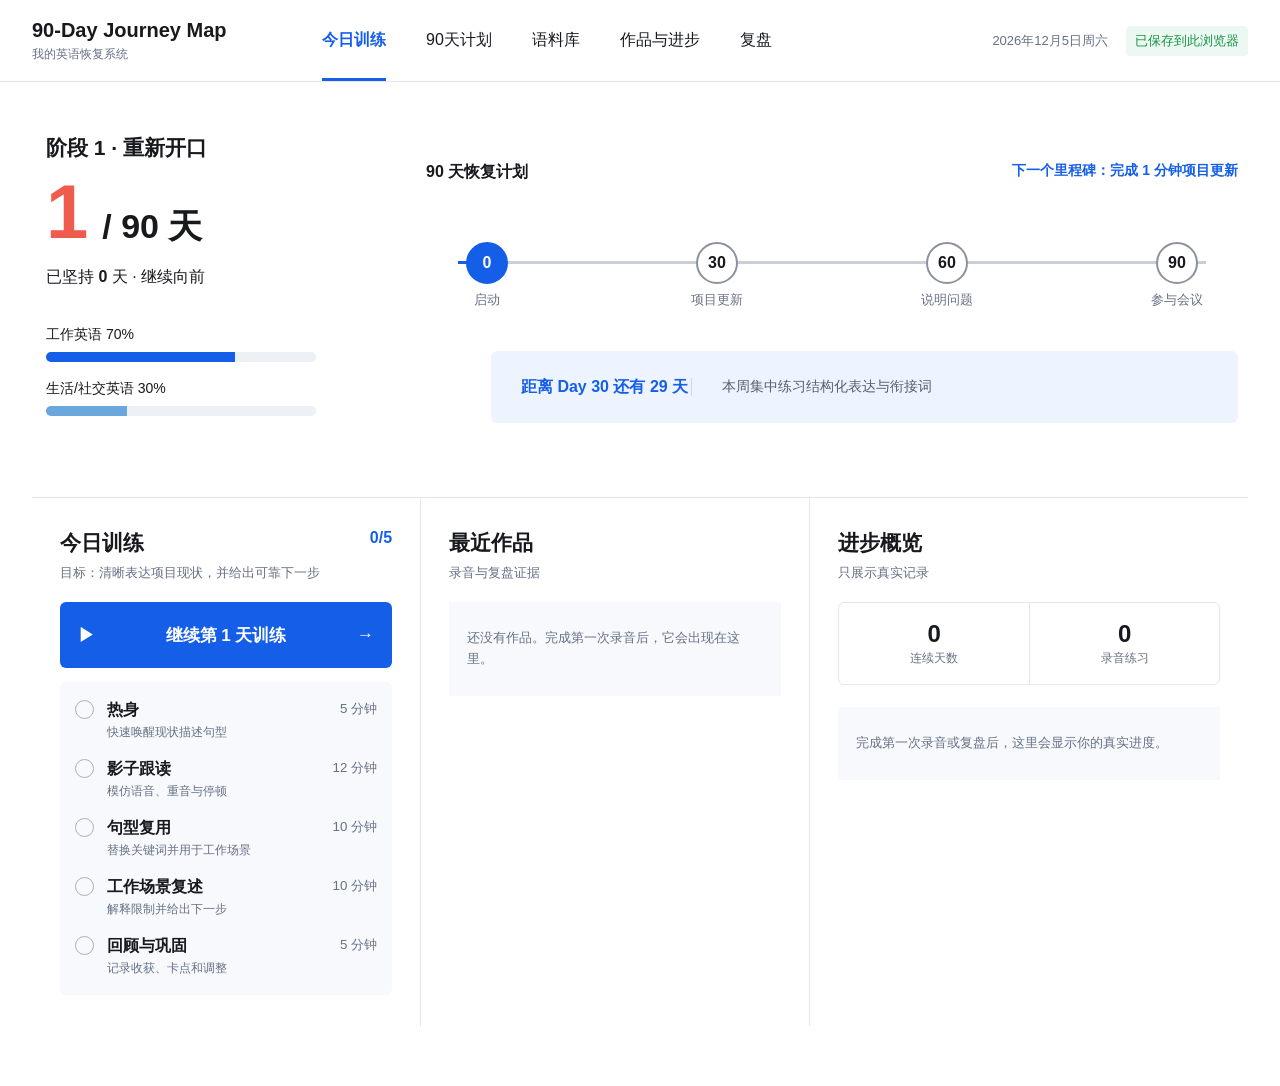
<file: index.html>
<!doctype html>
<html lang="zh-CN">
<head>
  <meta charset="UTF-8">
  <meta name="viewport" content="width=device-width, initial-scale=1">
  <meta name="theme-color" content="#ffffff">
  <title>90-Day English Recovery</title>
  <meta name="description" content="个人 90 天英语恢复训练系统">
  <link rel="stylesheet" href="./styles.css">
</head>
<body>
  <header class="topbar">
    <button id="menu-button" class="icon-button mobile-only" aria-label="打开导航" aria-expanded="false">
      <span aria-hidden="true">☰</span>
    </button>
    <button class="brand" data-view="today">
      <strong>90-Day Journey Map</strong>
      <span>我的英语恢复系统</span>
    </button>
    <nav id="main-nav" aria-label="主要导航">
      <button data-view="today">今日训练</button>
      <button data-view="plan">90天计划</button>
      <button data-view="library">语料库</button>
      <button data-view="evidence">作品与进步</button>
      <button data-view="review">复盘</button>
    </nav>
    <div class="top-meta">
      <span id="today-date"></span>
      <span class="save-state">已保存到此浏览器</span>
    </div>
  </header>

  <main id="app" tabindex="-1"></main>

  <template id="today-template">
    <div class="page">
      <section class="journey-hero">
        <div class="day-summary">
          <p class="eyebrow">阶段 1 · 重新开口</p>
          <div class="day-number"><strong data-bind="day"></strong><span>/ 90 天</span></div>
          <p>已坚持 <b data-bind="streak"></b> 天 · 继续向前</p>
          <div class="ratio-row"><span>工作英语 70%</span><i><b style="width:70%"></b></i></div>
          <div class="ratio-row social"><span>生活/社交英语 30%</span><i><b style="width:30%"></b></i></div>
        </div>
        <div class="journey-track">
          <div class="track-title"><strong>90 天恢复计划</strong><span>下一个里程碑：完成 1 分钟项目更新</span></div>
          <div class="progress-line"><i data-bind-width="progress"></i></div>
          <div class="milestones">
            <span><b>0</b><small>启动</small></span>
            <span><b>30</b><small>项目更新</small></span>
            <span><b>60</b><small>说明问题</small></span>
            <span><b>90</b><small>参与会议</small></span>
          </div>
          <div class="milestone-note"><strong data-bind="remaining"></strong><span>本周集中练习结构化表达与衔接词</span></div>
        </div>
      </section>
      <section class="dashboard-grid">
        <div>
          <div class="section-heading"><div><h2>今日训练</h2><p>目标：清晰表达项目现状，并给出可靠下一步</p></div><strong data-bind="task-count"></strong></div>
          <button class="primary-action" data-action="studio">▶ <span data-bind="start-copy"></span><span>→</span></button>
          <div id="task-list" class="task-list"></div>
          <button id="complete-day" class="complete-day" hidden>完成今天</button>
        </div>
        <div>
          <div class="section-heading"><div><h2>最近作品</h2><p>录音与复盘证据</p></div></div>
          <div id="home-evidence" class="evidence-list"></div>
        </div>
        <div>
          <div class="section-heading"><div><h2>进步概览</h2><p>只展示真实记录</p></div></div>
          <div class="mini-stats"><div><strong data-bind="streak"></strong><span>连续天数</span></div><div><strong data-bind="recordings"></strong><span>录音练习</span></div></div>
          <div id="home-progress"></div>
        </div>
      </section>
    </div>
  </template>

  <script src="./app.js" defer></script>
</body>
</html>
</file>
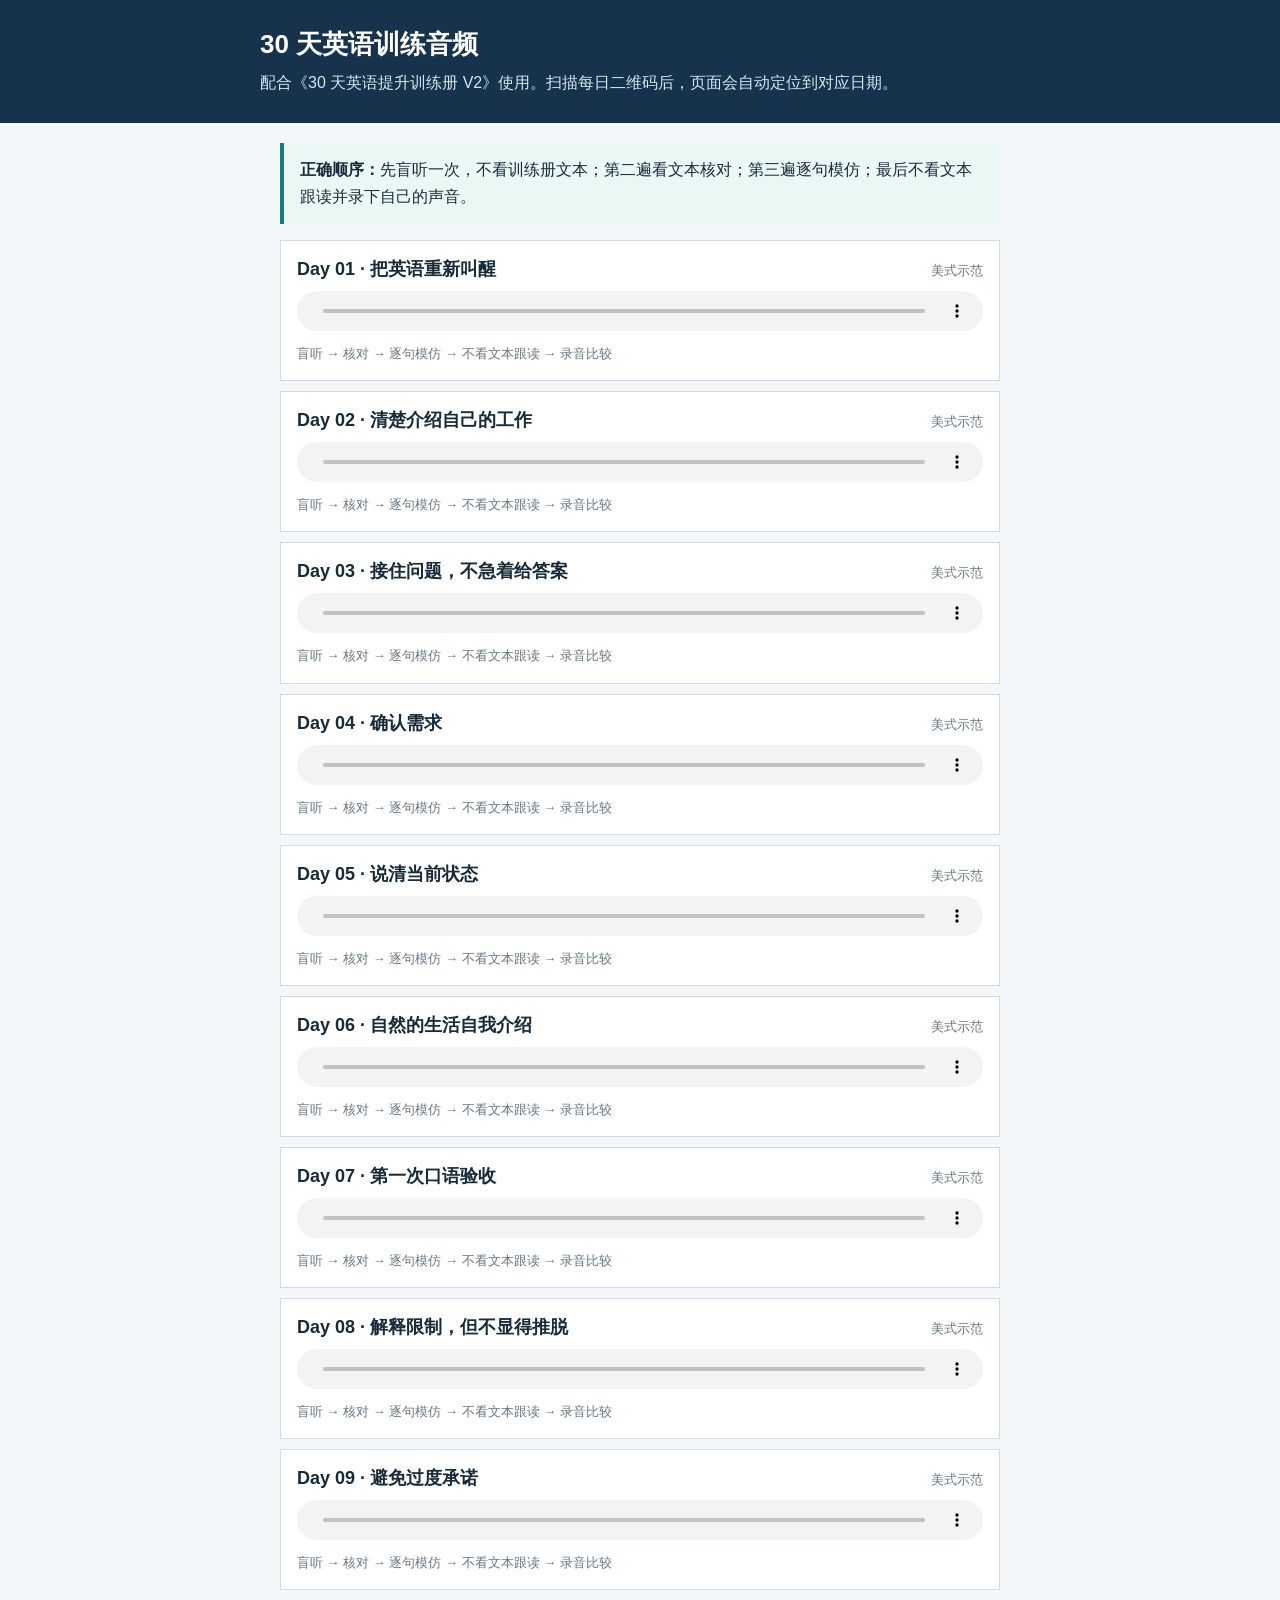
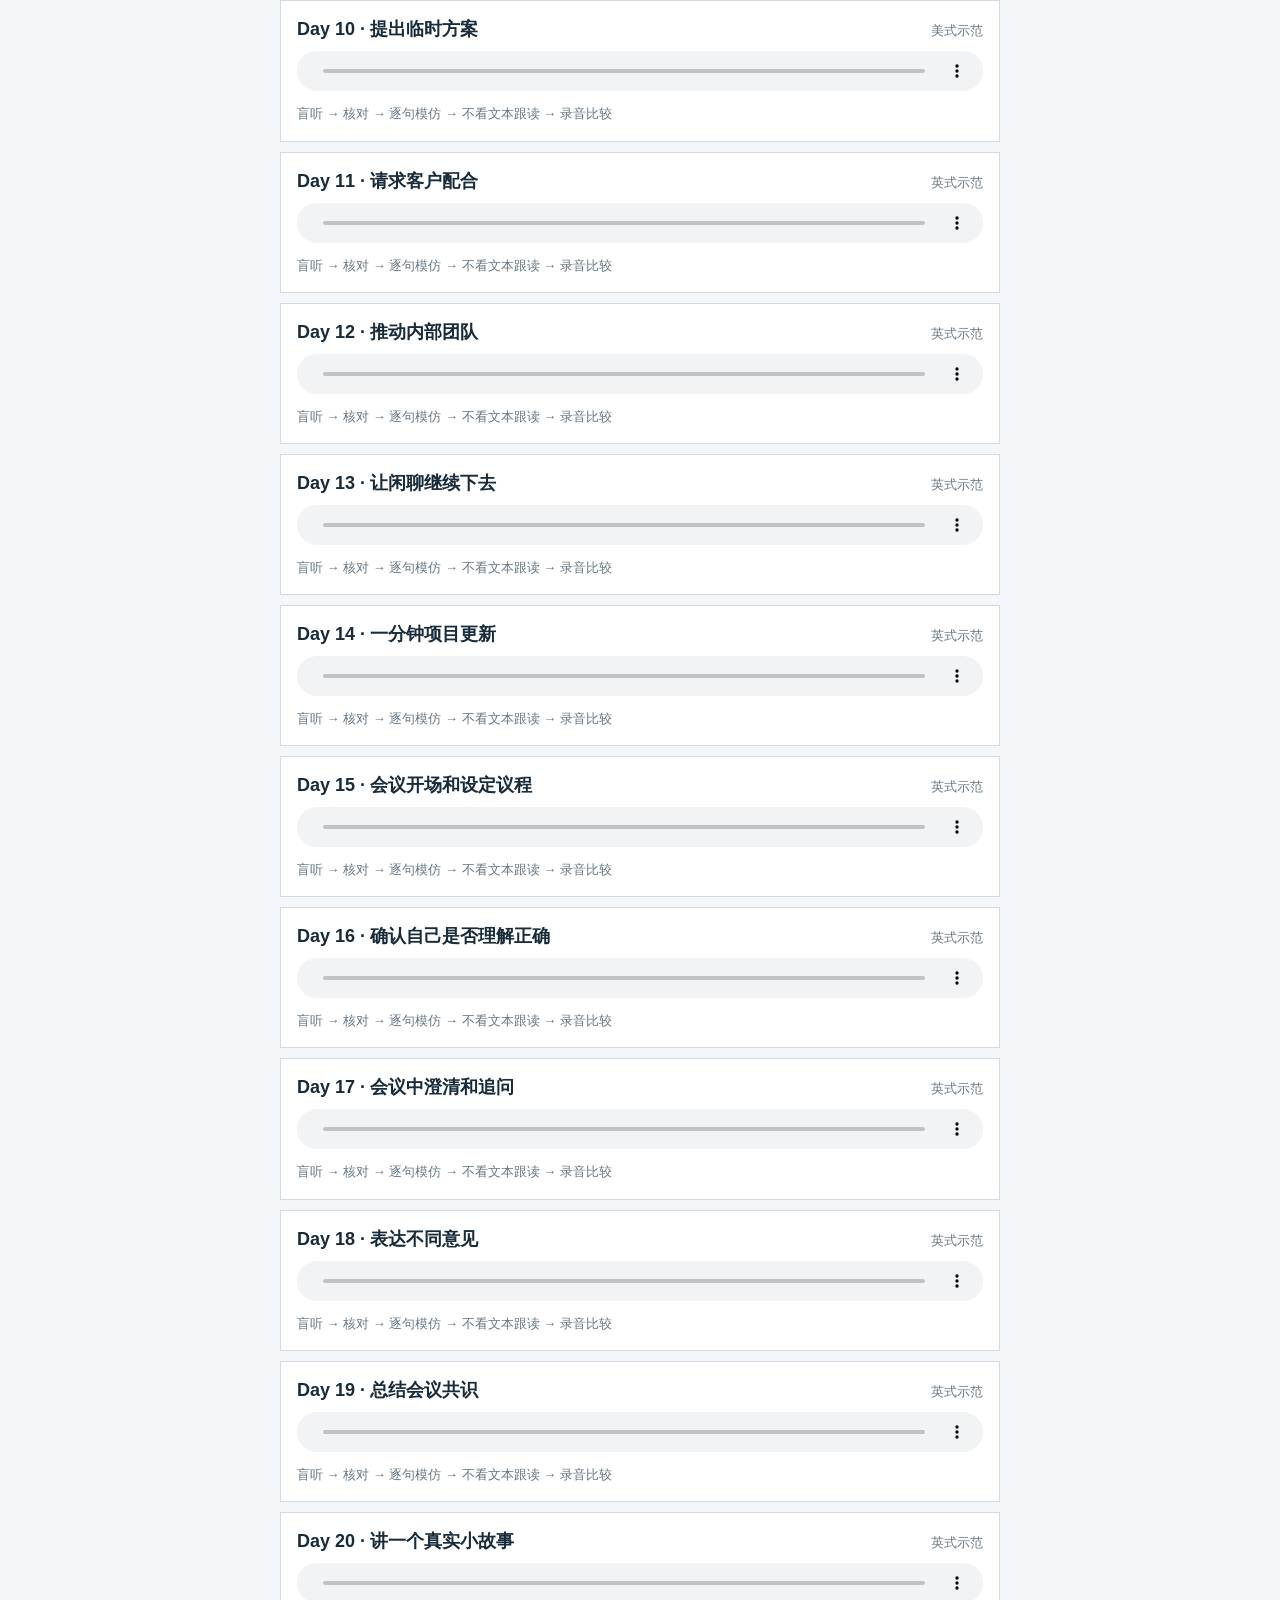
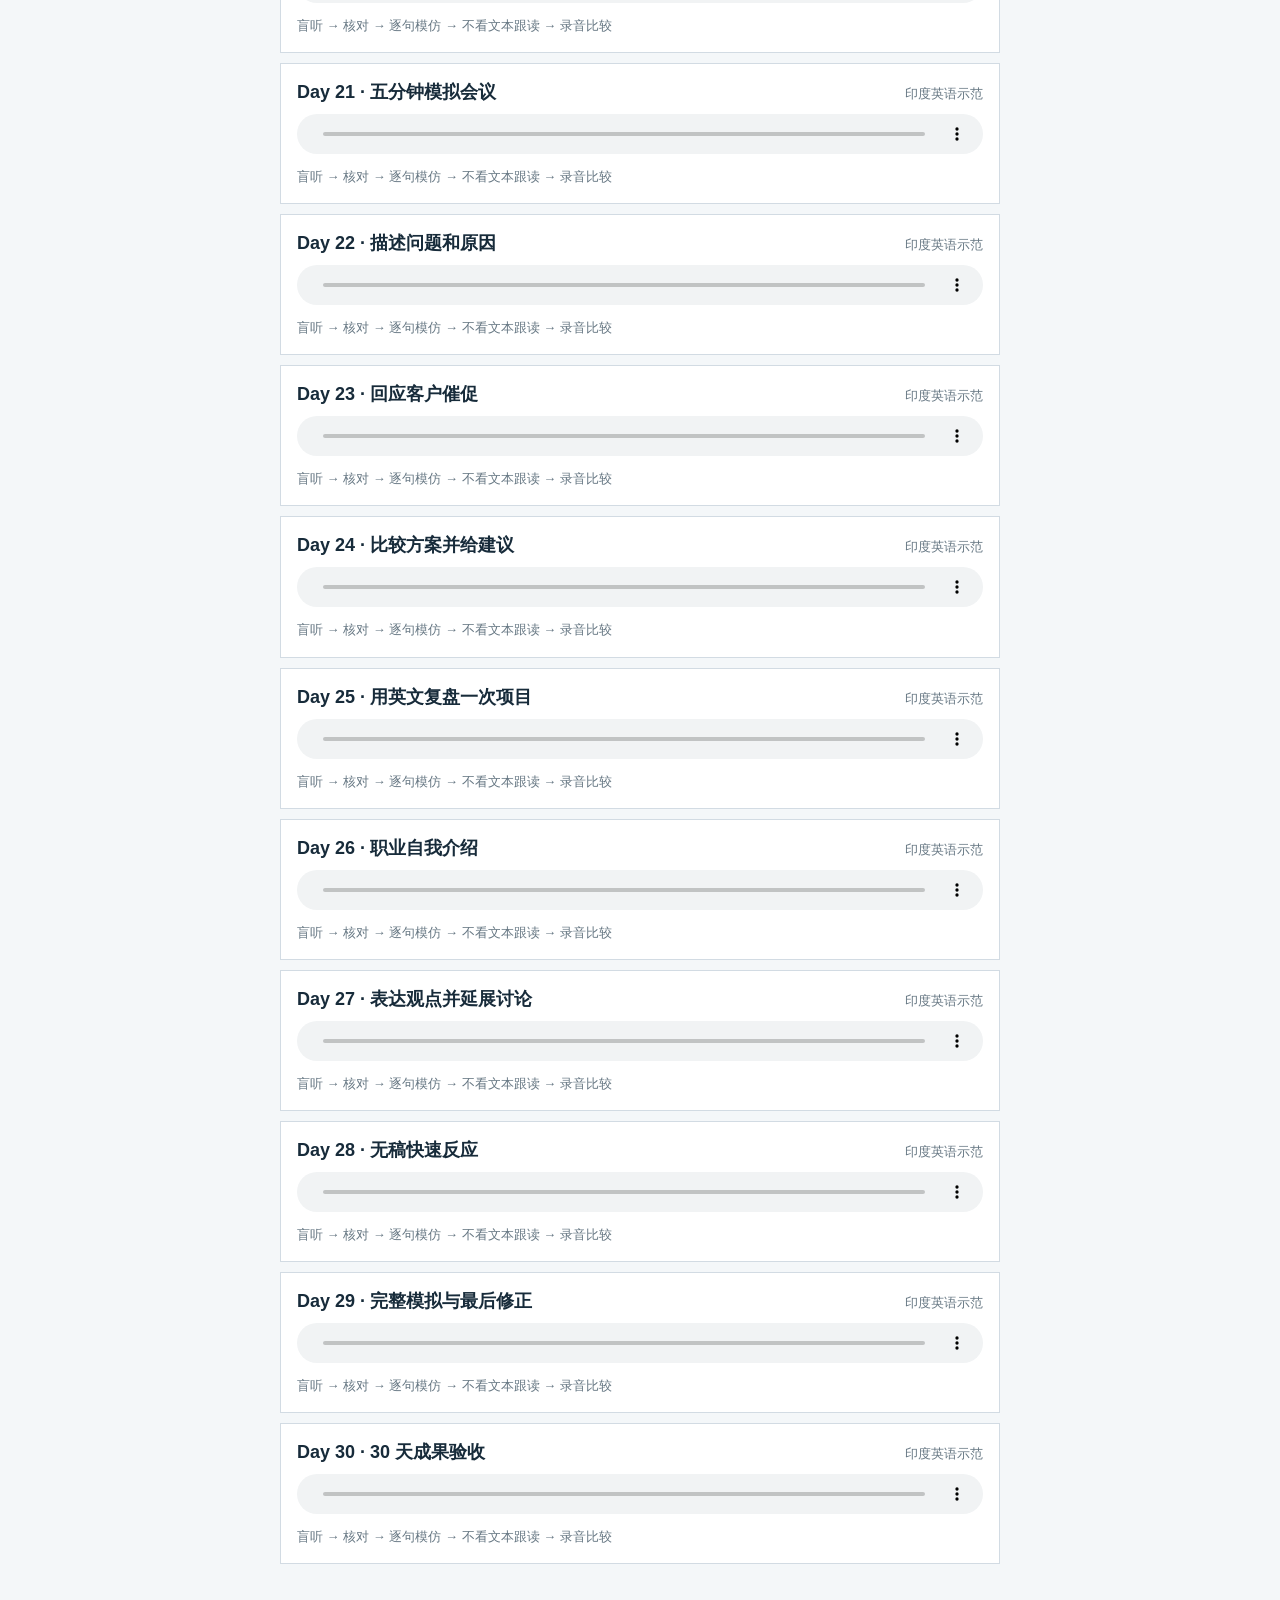
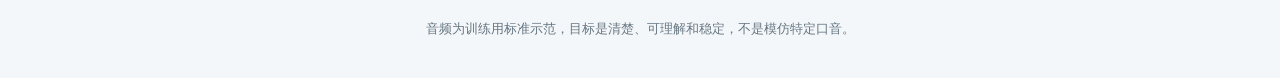
<file: audio.html>
<!doctype html>
<html lang="zh-CN">
<head>
  <meta charset="utf-8">
  <meta name="viewport" content="width=device-width, initial-scale=1">
  <title>30 天英语训练音频</title>
  <style>
    :root {
      color-scheme: light;
      --ink: #172b3a;
      --muted: #667783;
      --navy: #17324d;
      --teal: #167d78;
      --line: #d2dbe3;
      --soft: #f4f7f9;
      --paper: #ffffff;
    }
    * { box-sizing: border-box; }
    body {
      margin: 0;
      background: var(--soft);
      color: var(--ink);
      font-family: Arial, "PingFang SC", "Microsoft YaHei", sans-serif;
      letter-spacing: 0;
    }
    header {
      background: var(--navy);
      color: white;
      padding: 28px 20px;
    }
    header div, main { width: min(760px, 100%); margin: 0 auto; }
    h1 { margin: 0; font-size: 26px; line-height: 1.3; }
    header p { margin: 8px 0 0; color: #d7e5f0; line-height: 1.6; }
    main { padding: 20px; }
    .notice {
      background: #eaf7f5;
      border-left: 4px solid var(--teal);
      padding: 14px 16px;
      line-height: 1.65;
      margin-bottom: 16px;
    }
    .day {
      background: var(--paper);
      border: 1px solid var(--line);
      margin: 10px 0;
      padding: 16px;
      scroll-margin-top: 12px;
    }
    .day:target { border: 2px solid var(--teal); }
    .top {
      display: flex;
      align-items: baseline;
      justify-content: space-between;
      gap: 16px;
      margin-bottom: 10px;
    }
    h2 { margin: 0; font-size: 18px; }
    .accent { color: var(--muted); font-size: 13px; white-space: nowrap; }
    audio { width: 100%; height: 40px; }
    .steps { color: var(--muted); font-size: 13px; margin-top: 9px; line-height: 1.55; }
    footer { color: var(--muted); text-align: center; padding: 26px 20px 40px; font-size: 13px; }
  </style>
</head>
<body>
  <header>
    <div>
      <h1>30 天英语训练音频</h1>
      <p>配合《30 天英语提升训练册 V2》使用。扫描每日二维码后，页面会自动定位到对应日期。</p>
    </div>
  </header>
  <main>
    <div class="notice">
      <strong>正确顺序：</strong>先盲听一次，不看训练册文本；第二遍看文本核对；第三遍逐句模仿；最后不看文本跟读并录下自己的声音。
    </div>
    <div id="days"></div>
  </main>
  <footer>音频为训练用标准示范，目标是清楚、可理解和稳定，不是模仿特定口音。</footer>
  <script>
    const titles = [
      "把英语重新叫醒", "清楚介绍自己的工作", "接住问题，不急着给答案", "确认需求", "说清当前状态",
      "自然的生活自我介绍", "第一次口语验收", "解释限制，但不显得推脱", "避免过度承诺", "提出临时方案",
      "请求客户配合", "推动内部团队", "让闲聊继续下去", "一分钟项目更新", "会议开场和设定议程",
      "确认自己是否理解正确", "会议中澄清和追问", "表达不同意见", "总结会议共识", "讲一个真实小故事",
      "五分钟模拟会议", "描述问题和原因", "回应客户催促", "比较方案并给建议", "用英文复盘一次项目",
      "职业自我介绍", "表达观点并延展讨论", "无稿快速反应", "完整模拟与最后修正", "30 天成果验收"
    ];
    const accents = Array.from({length: 30}, (_, i) =>
      i < 10 ? "美式示范" : i < 20 ? "英式示范" : "印度英语示范"
    );
    const container = document.querySelector("#days");
    titles.forEach((title, index) => {
      const day = String(index + 1).padStart(2, "0");
      const section = document.createElement("section");
      section.className = "day";
      section.id = `day-${day}`;
      section.innerHTML = `
        <div class="top">
          <h2>Day ${day} · ${title}</h2>
          <span class="accent">${accents[index]}</span>
        </div>
        <audio controls preload="metadata" src="audio/day-${day}.m4a">
          你的浏览器不支持音频播放。
        </audio>
        <div class="steps">盲听 → 核对 → 逐句模仿 → 不看文本跟读 → 录音比较</div>
      `;
      container.appendChild(section);
    });
  </script>
</body>
</html>
</file>
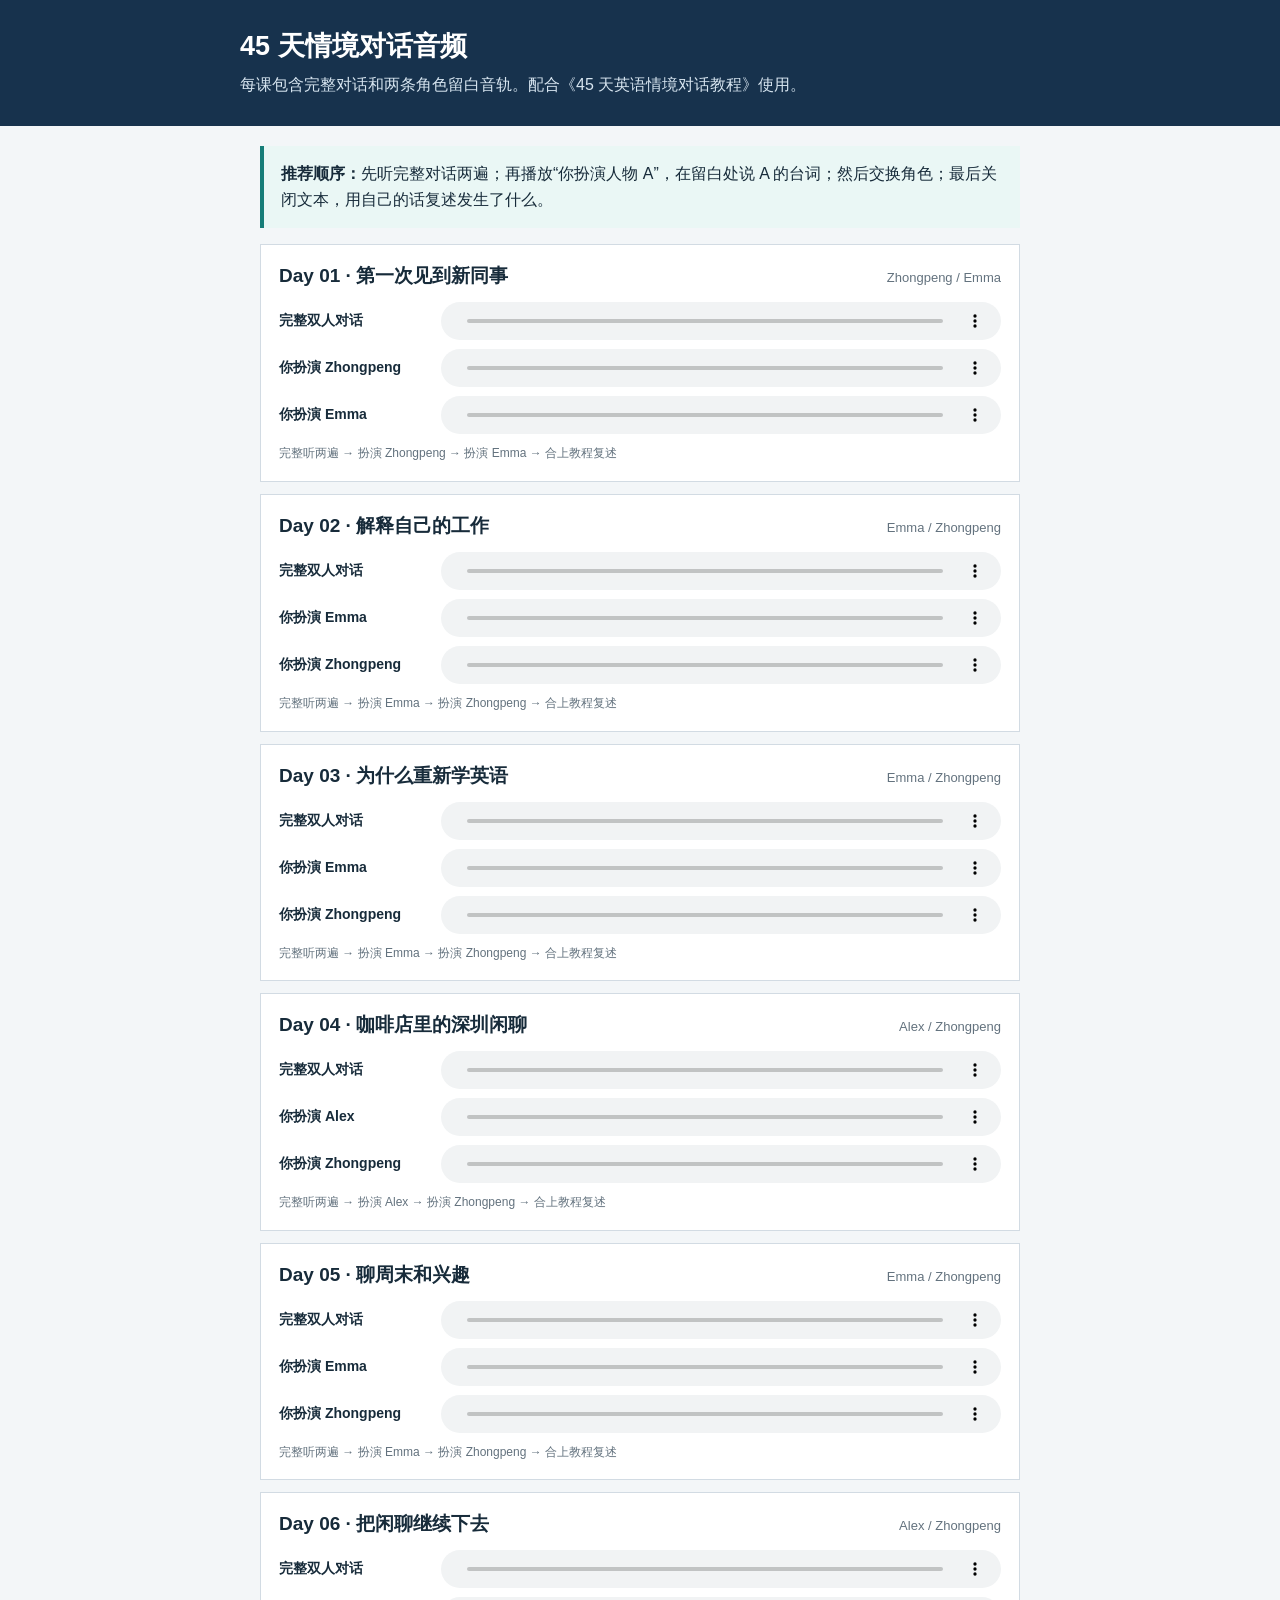
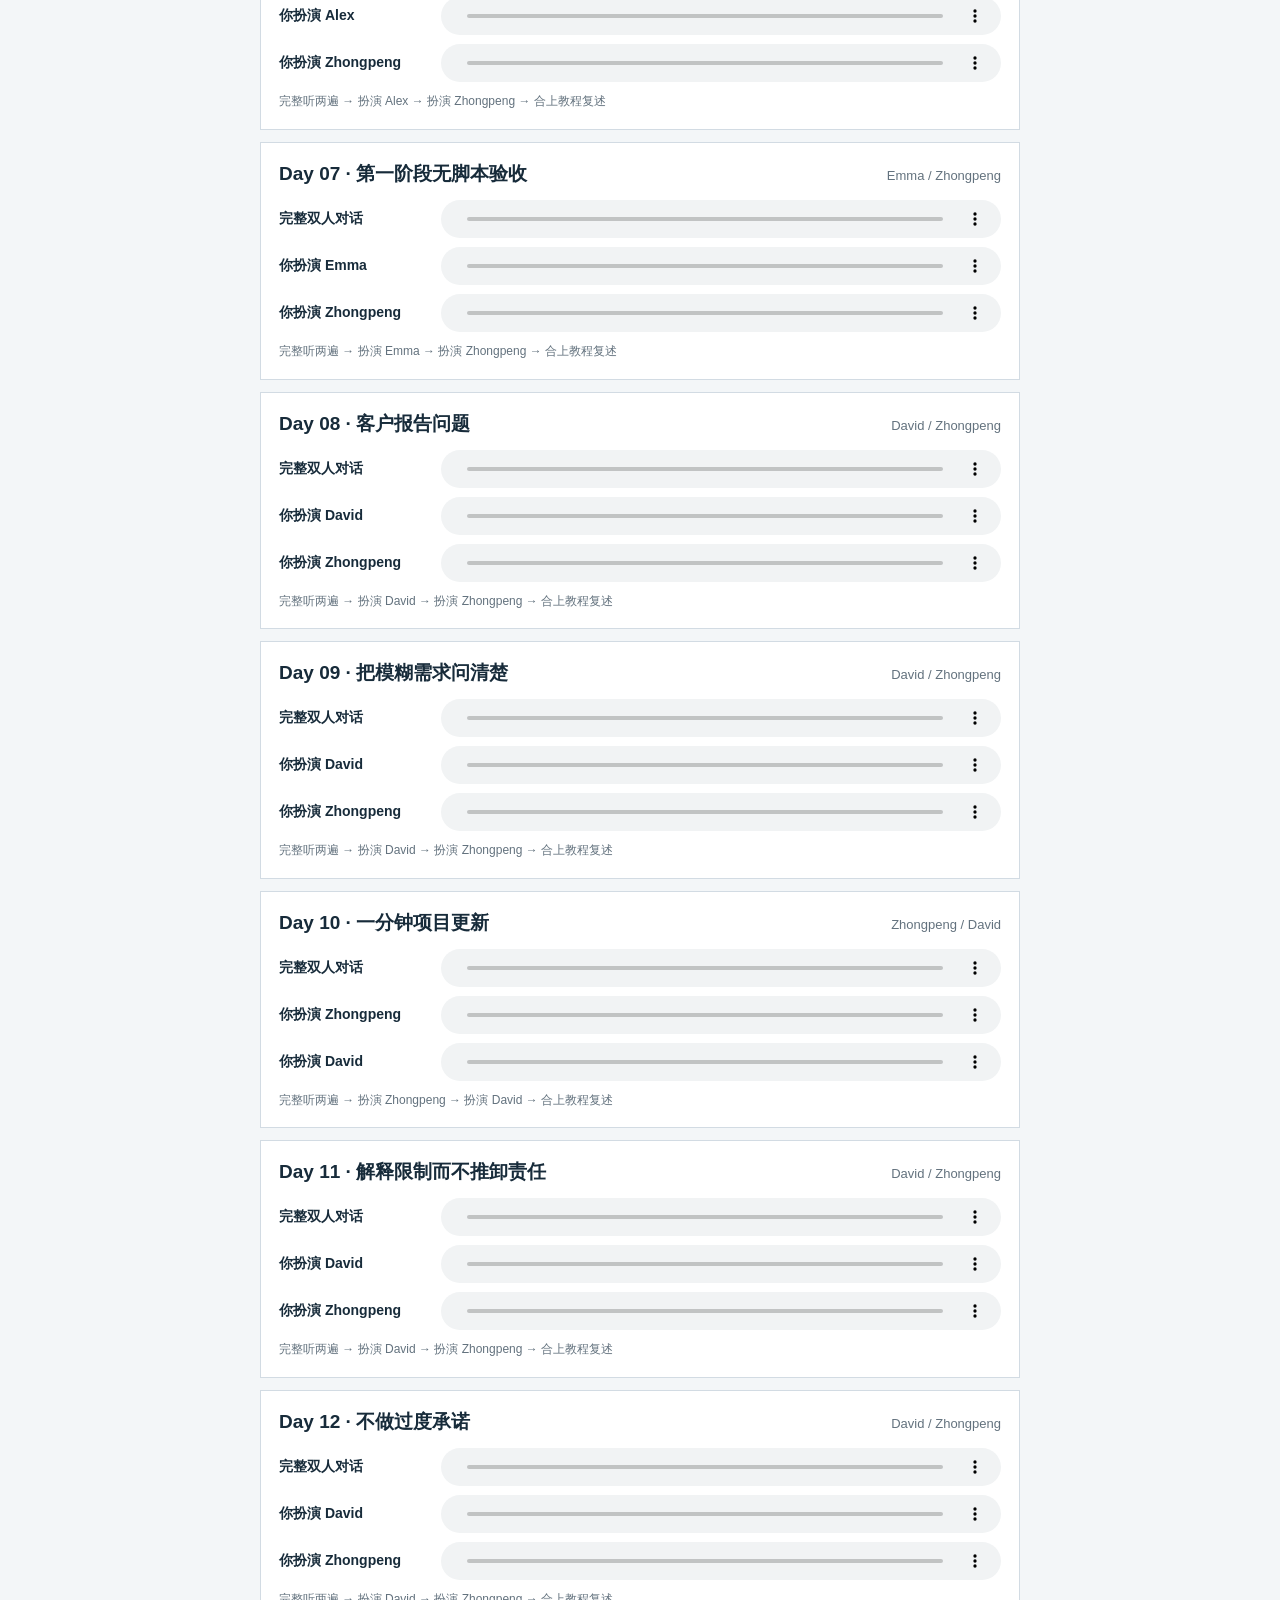
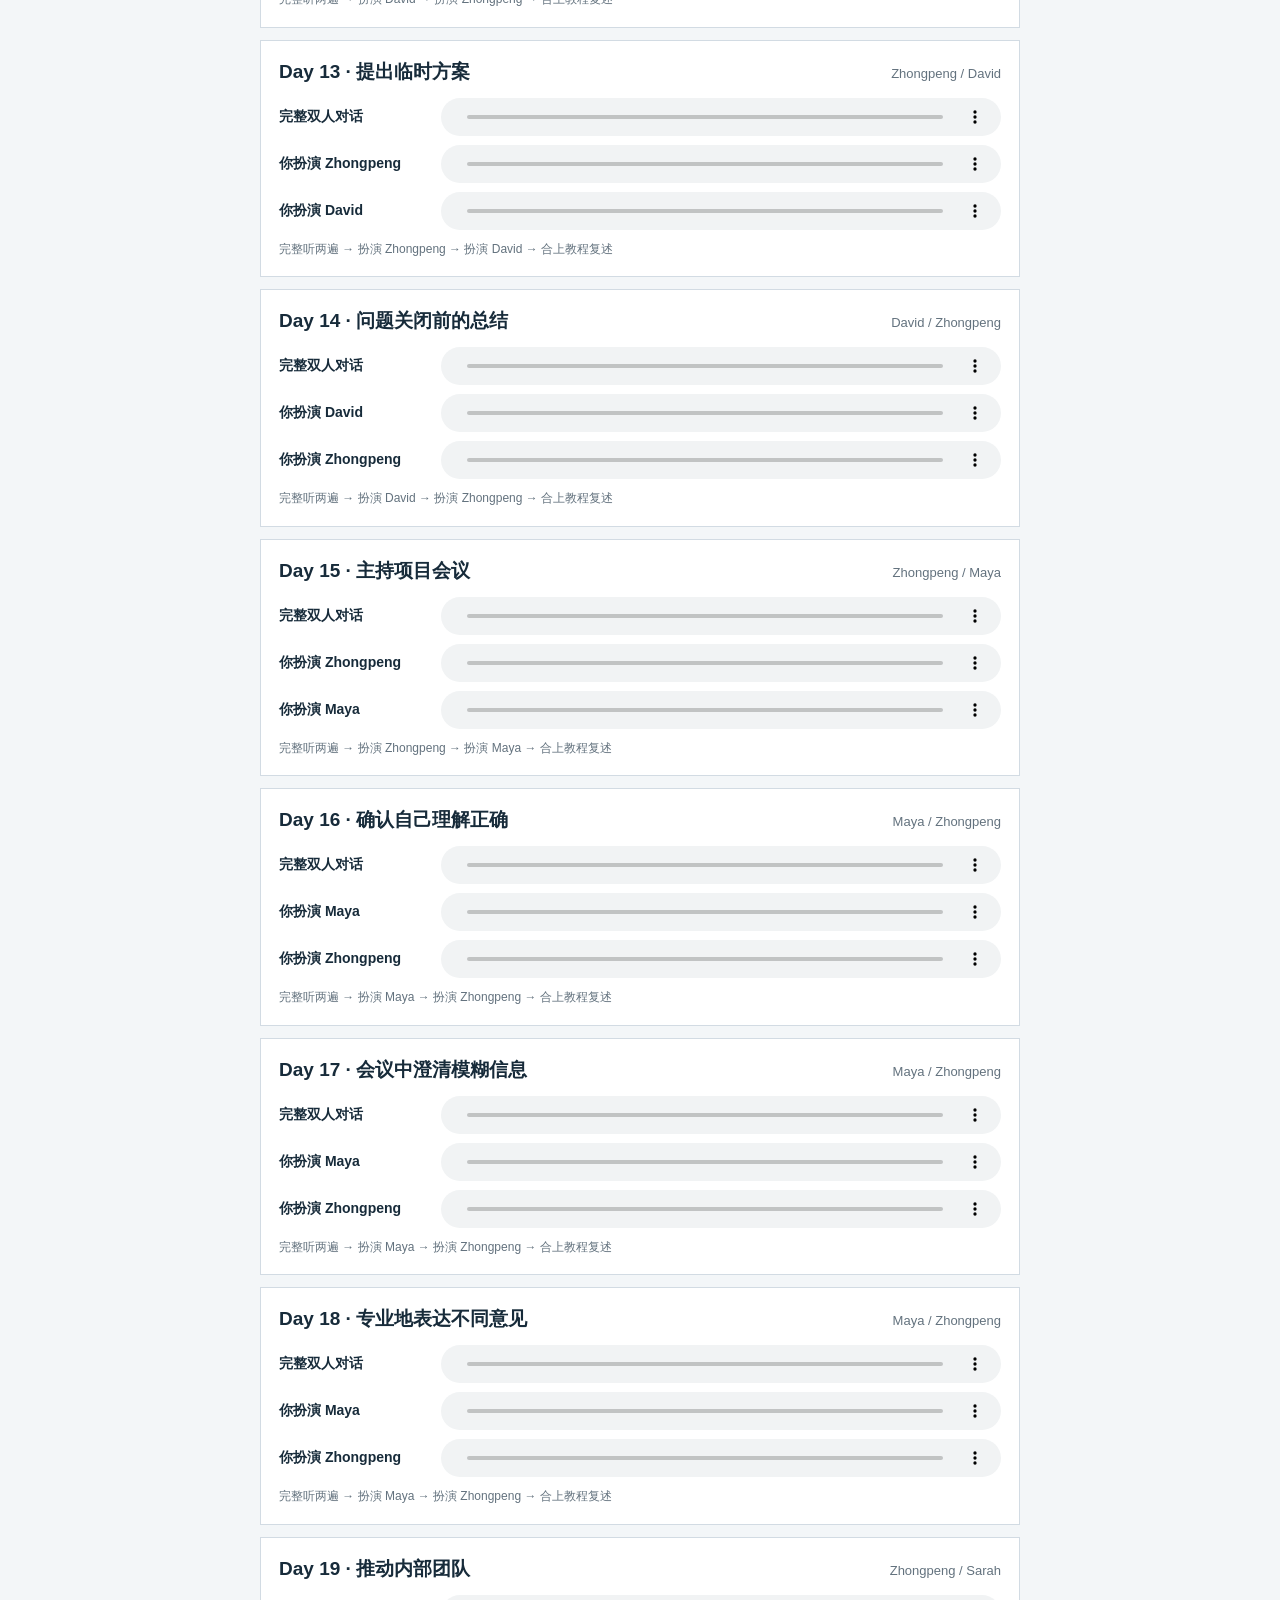
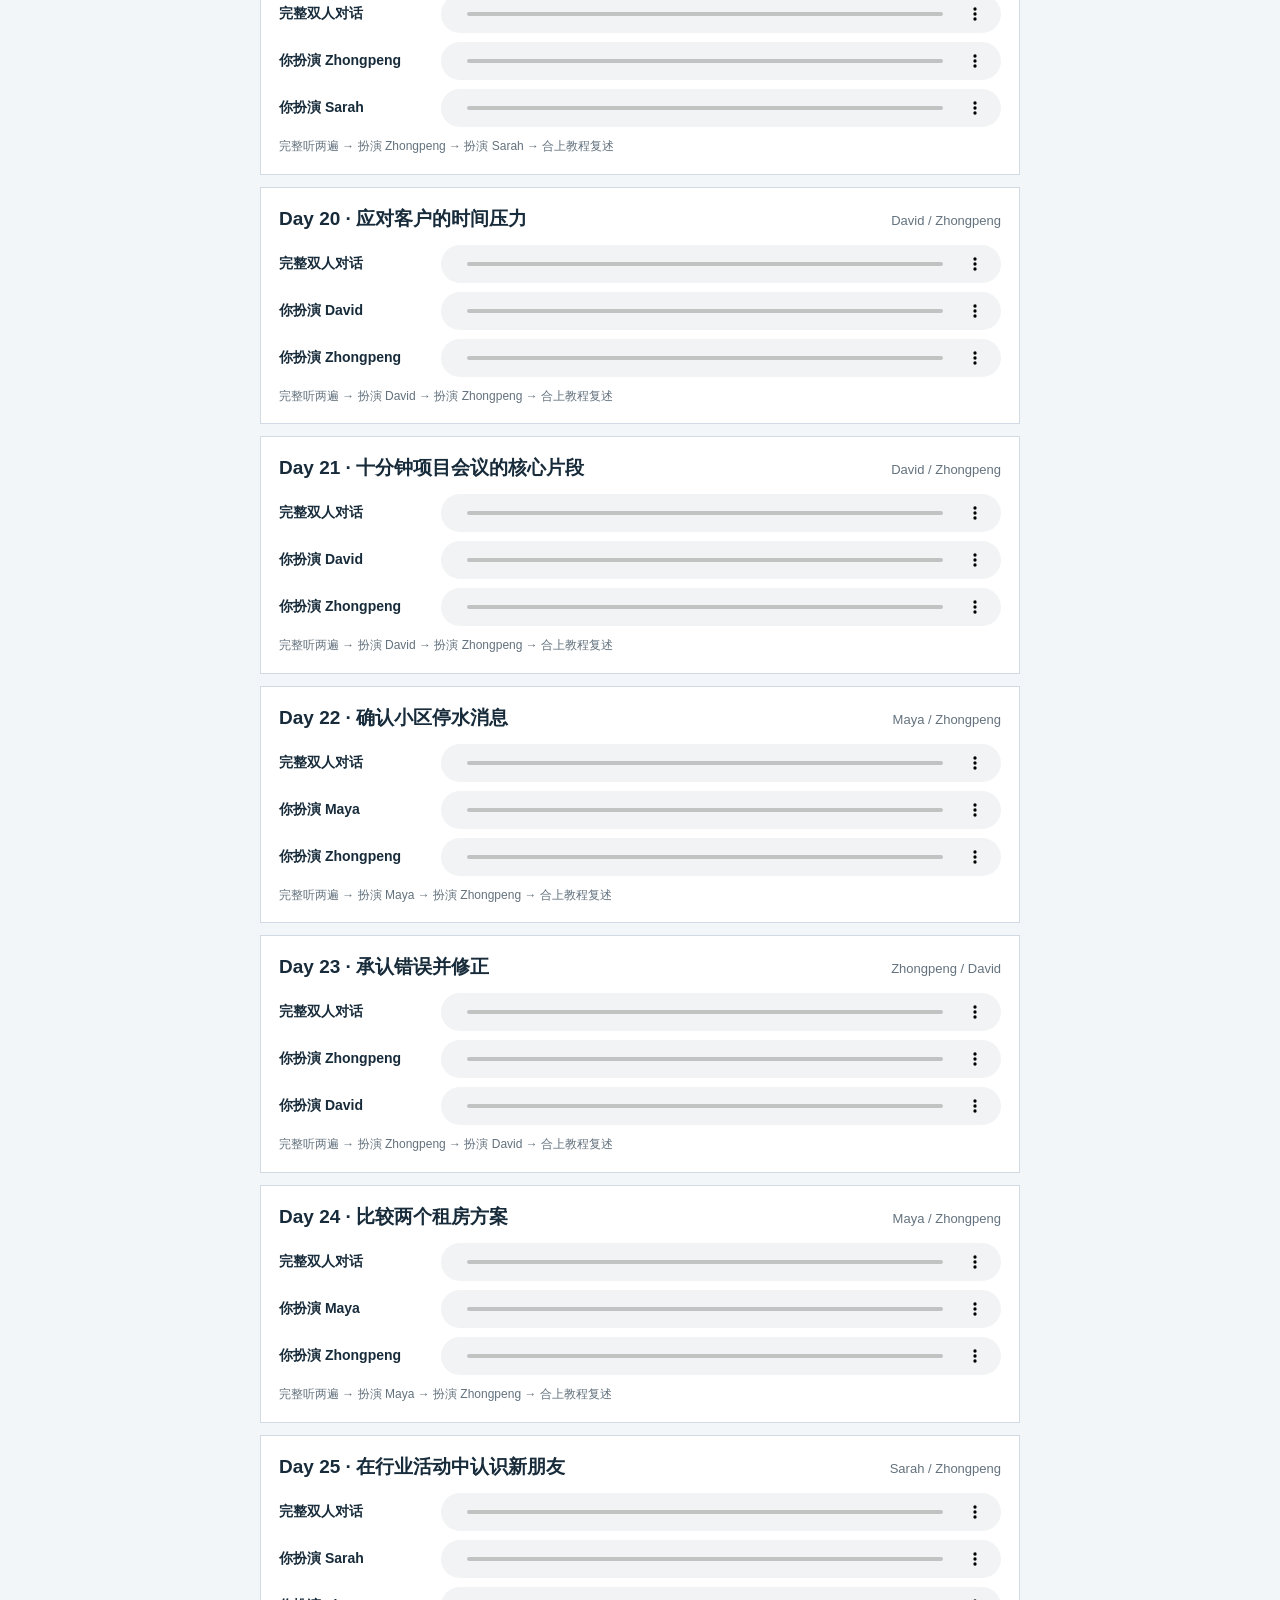
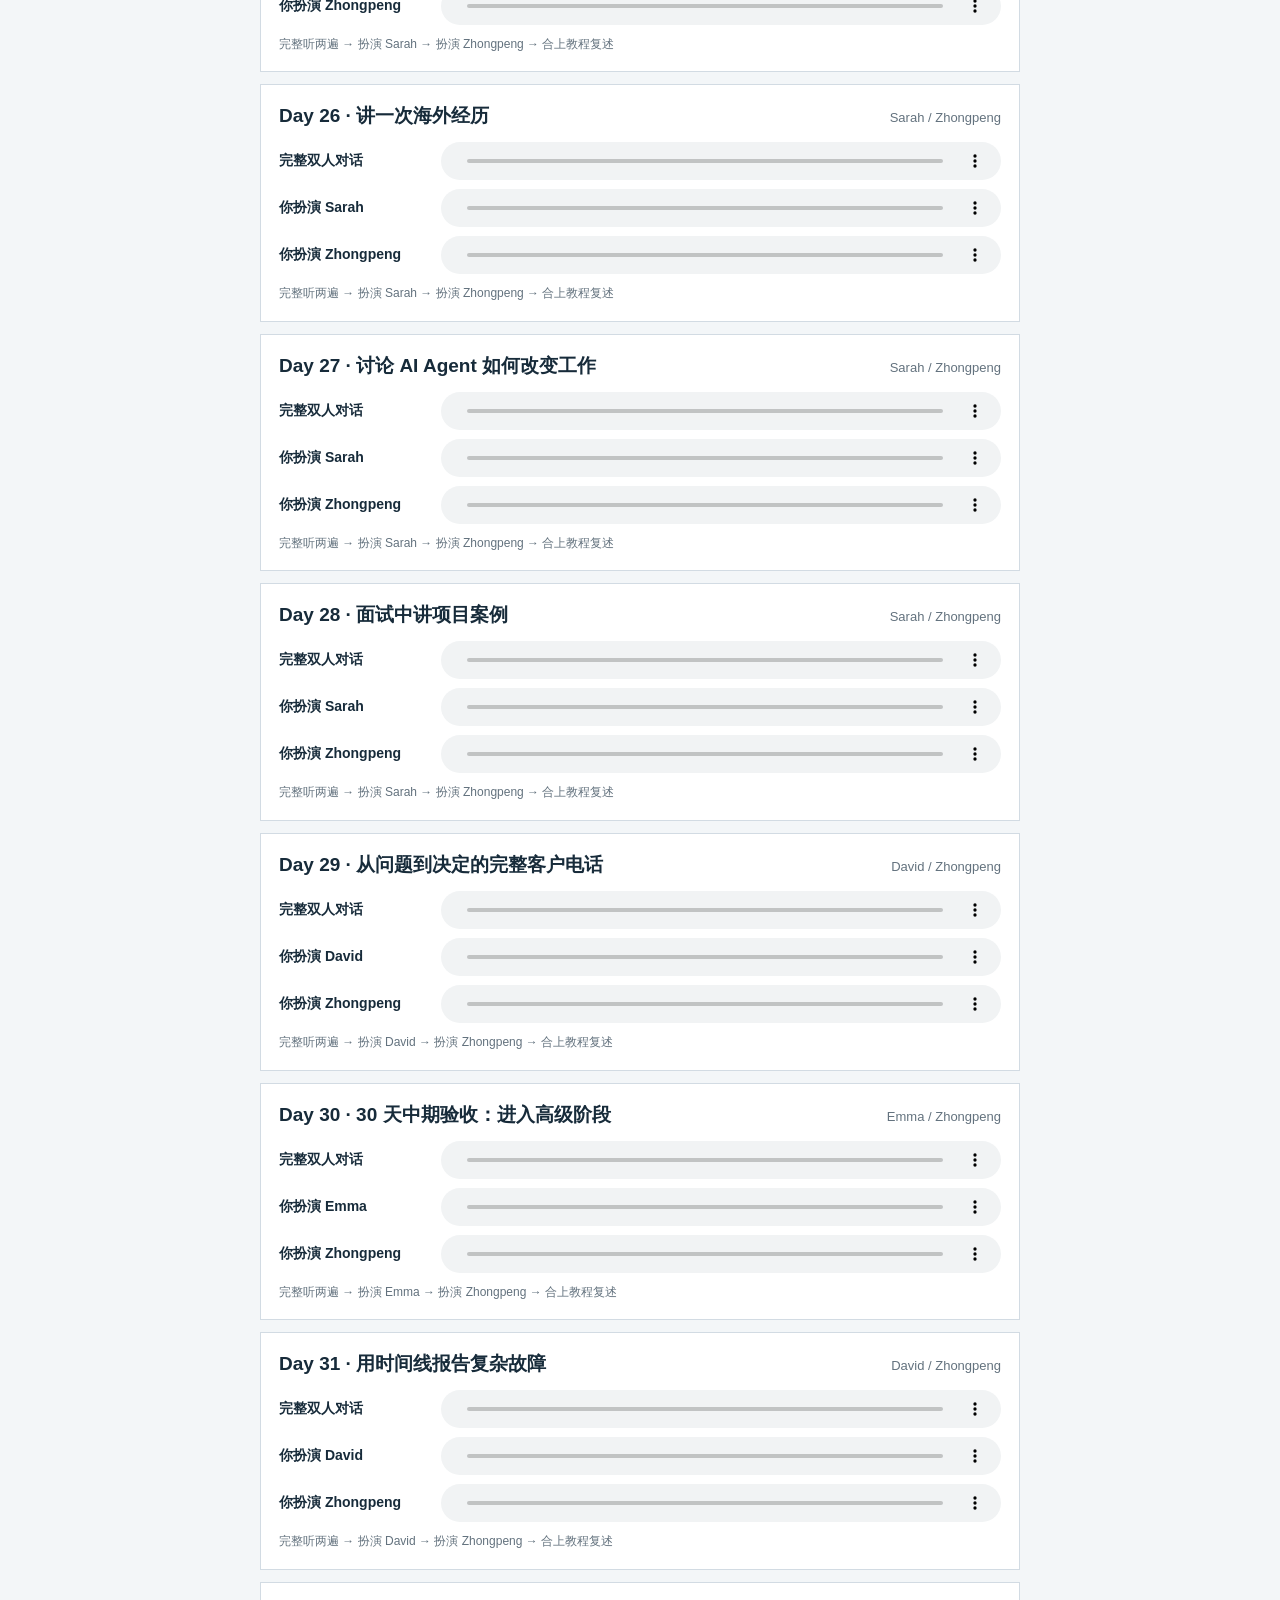
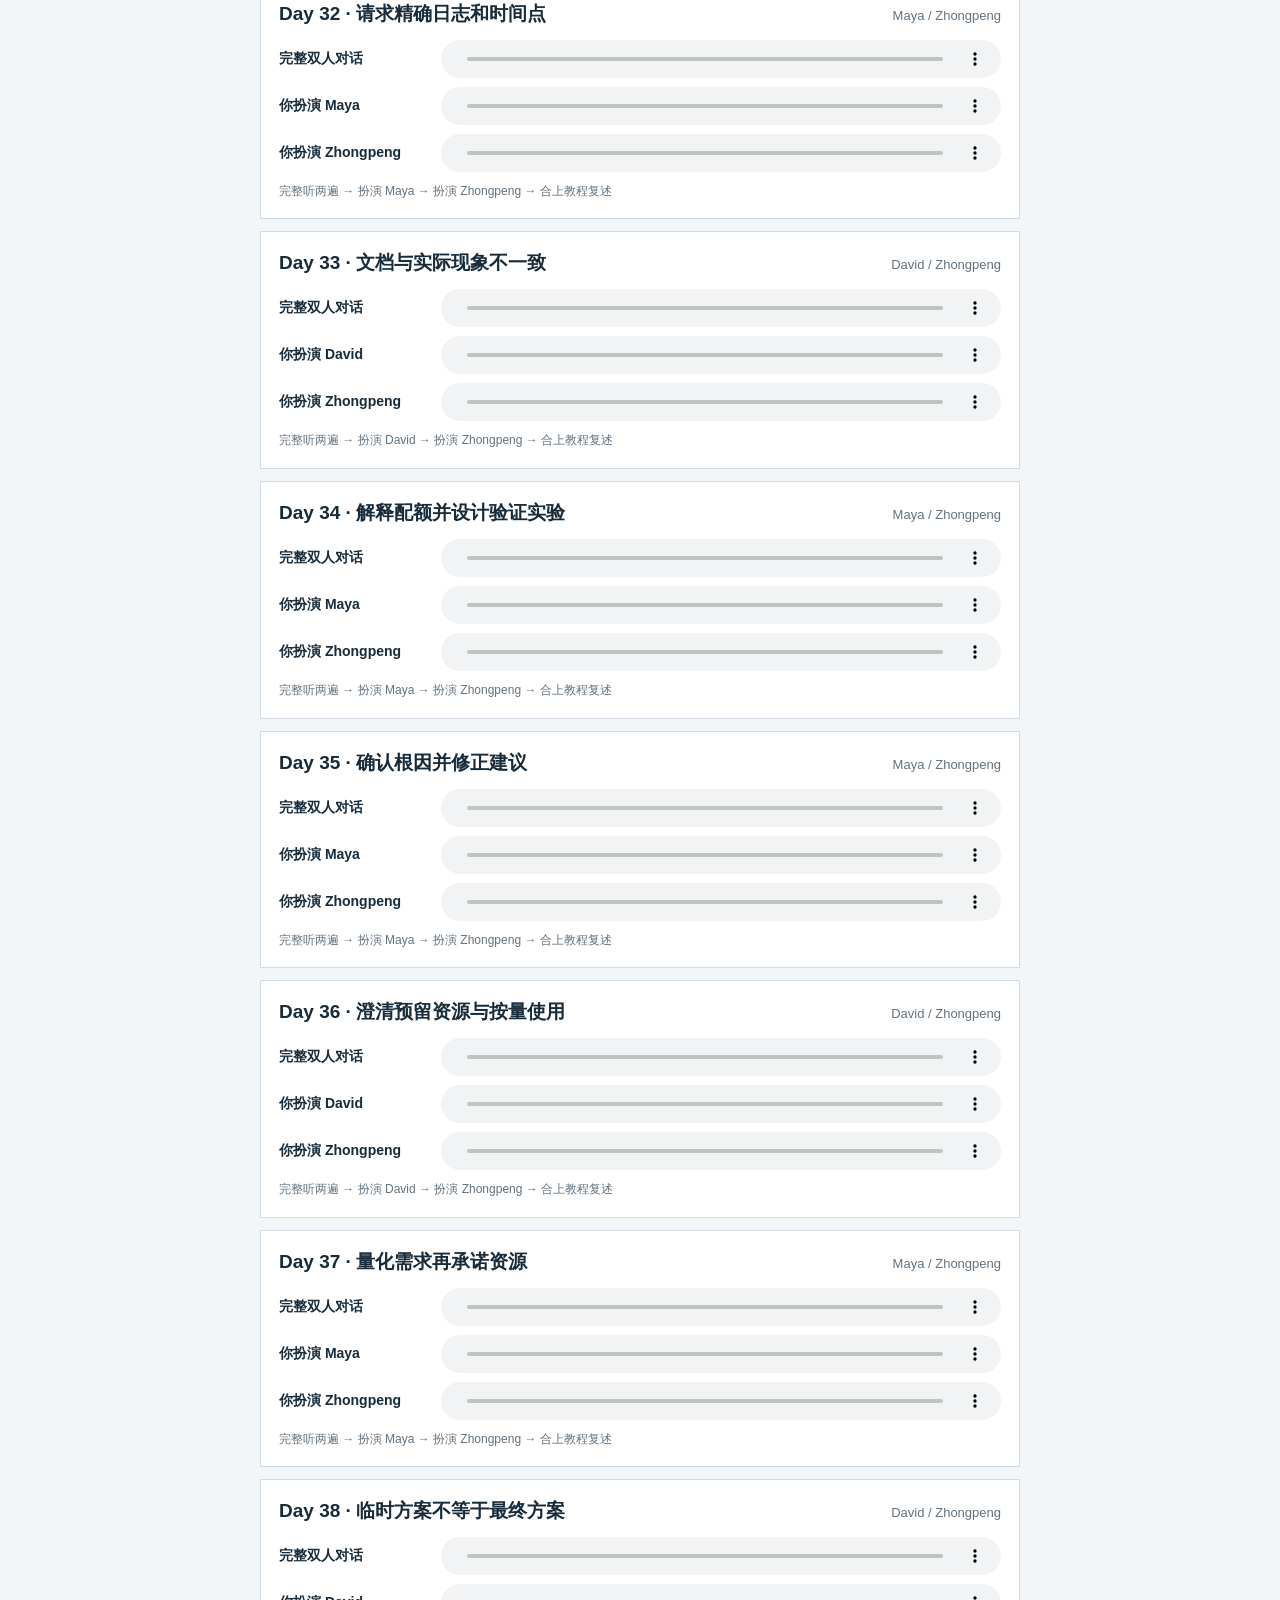
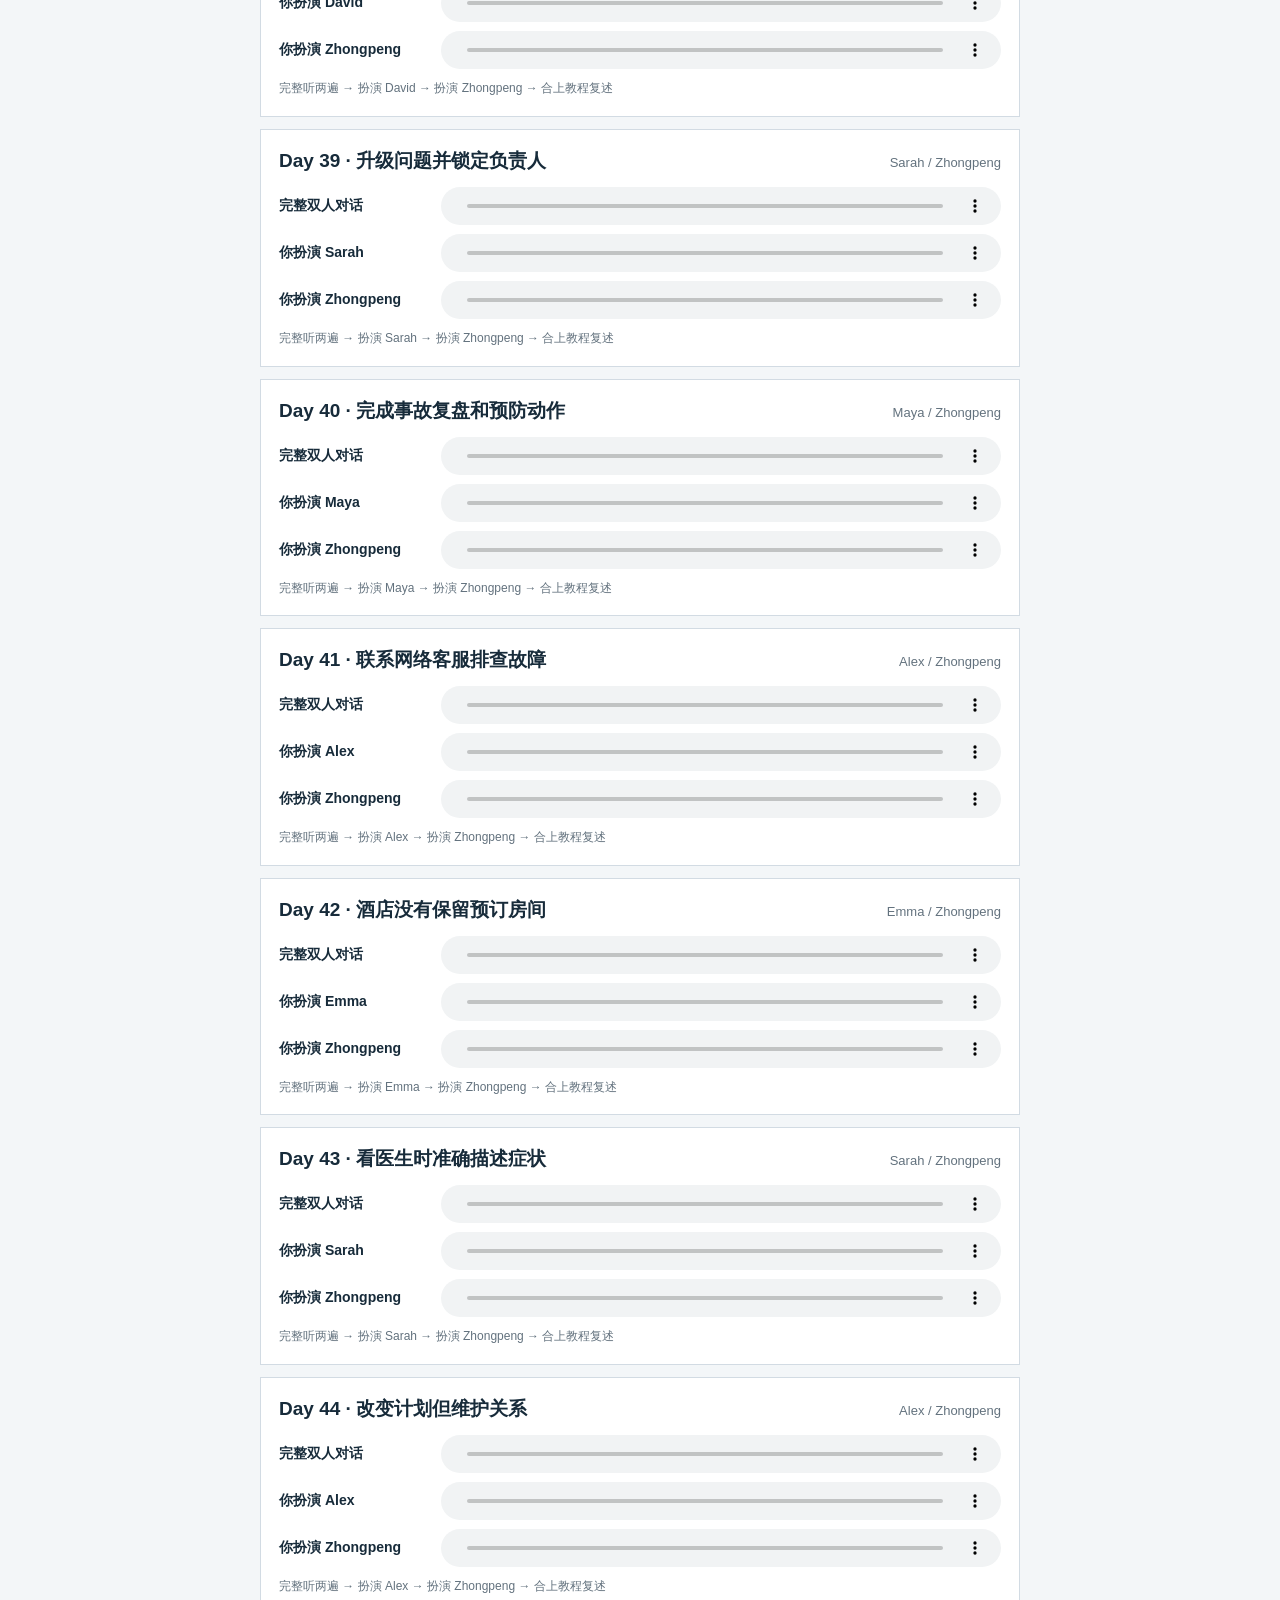
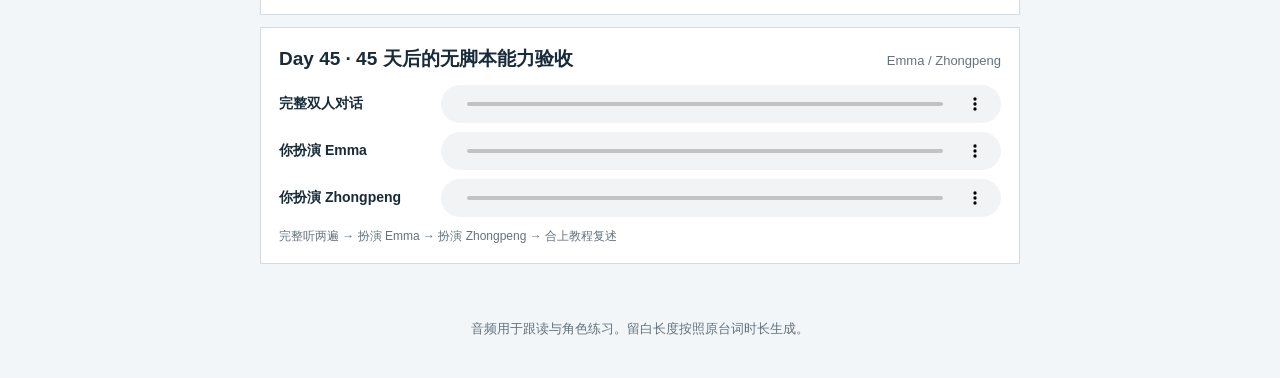
<file: dialogue-audio.html>
<!doctype html>
<html lang="zh-CN">
<head>
  <meta charset="utf-8">
  <meta name="viewport" content="width=device-width, initial-scale=1">
  <title>45 天情境对话音频</title>
  <style>
    :root {
      --ink: #172b3a;
      --muted: #63727e;
      --navy: #17324d;
      --teal: #167d78;
      --line: #d2dbe3;
      --soft: #f3f6f8;
      --paper: #fff;
    }
    * { box-sizing: border-box; }
    body {
      margin: 0;
      background: var(--soft);
      color: var(--ink);
      font-family: Arial, "PingFang SC", "Microsoft YaHei", sans-serif;
      letter-spacing: 0;
    }
    header { background: var(--navy); color: white; padding: 28px 20px; }
    header > div, main { width: min(800px, 100%); margin: 0 auto; }
    h1 { margin: 0; font-size: 27px; }
    header p { margin: 8px 0 0; color: #d7e5f0; line-height: 1.6; }
    main { padding: 20px; }
    .notice {
      padding: 15px 17px;
      background: #eaf7f5;
      border-left: 4px solid var(--teal);
      line-height: 1.65;
      margin-bottom: 16px;
    }
    .lesson {
      background: var(--paper);
      border: 1px solid var(--line);
      padding: 18px;
      margin: 12px 0;
      scroll-margin-top: 12px;
    }
    .lesson:target { border: 2px solid var(--teal); }
    .head {
      display: flex;
      align-items: baseline;
      justify-content: space-between;
      gap: 16px;
      margin-bottom: 13px;
    }
    h2 { font-size: 19px; margin: 0; }
    .roles { color: var(--muted); font-size: 13px; white-space: nowrap; }
    .track { display: grid; grid-template-columns: 150px 1fr; align-items: center; gap: 12px; margin: 9px 0; }
    .track strong { font-size: 14px; }
    audio { width: 100%; height: 38px; }
    .hint { color: var(--muted); font-size: 12px; line-height: 1.55; margin-top: 10px; }
    footer { color: var(--muted); text-align: center; padding: 24px 20px 40px; font-size: 13px; }
    @media (max-width: 620px) {
      .track { grid-template-columns: 1fr; gap: 4px; }
      .head { align-items: flex-start; flex-direction: column; gap: 4px; }
    }
  </style>
</head>
<body>
  <header>
    <div>
      <h1>45 天情境对话音频</h1>
      <p>每课包含完整对话和两条角色留白音轨。配合《45 天英语情境对话教程》使用。</p>
    </div>
  </header>
  <main>
    <div class="notice">
      <strong>推荐顺序：</strong>先听完整对话两遍；再播放“你扮演人物 A”，在留白处说 A 的台词；然后交换角色；最后关闭文本，用自己的话复述发生了什么。
    </div>
    <div id="lessons"></div>
  </main>
  <footer>音频用于跟读与角色练习。留白长度按照原台词时长生成。</footer>
  <script>
    const lessons = [
      ["第一次见到新同事", "Zhongpeng", "Emma"],
      ["解释自己的工作", "Emma", "Zhongpeng"],
      ["为什么重新学英语", "Emma", "Zhongpeng"],
      ["咖啡店里的深圳闲聊", "Alex", "Zhongpeng"],
      ["聊周末和兴趣", "Emma", "Zhongpeng"],
      ["把闲聊继续下去", "Alex", "Zhongpeng"],
      ["第一阶段无脚本验收", "Emma", "Zhongpeng"],
      ["客户报告问题", "David", "Zhongpeng"],
      ["把模糊需求问清楚", "David", "Zhongpeng"],
      ["一分钟项目更新", "Zhongpeng", "David"],
      ["解释限制而不推卸责任", "David", "Zhongpeng"],
      ["不做过度承诺", "David", "Zhongpeng"],
      ["提出临时方案", "Zhongpeng", "David"],
      ["问题关闭前的总结", "David", "Zhongpeng"],
      ["主持项目会议", "Zhongpeng", "Maya"],
      ["确认自己理解正确", "Maya", "Zhongpeng"],
      ["会议中澄清模糊信息", "Maya", "Zhongpeng"],
      ["专业地表达不同意见", "Maya", "Zhongpeng"],
      ["推动内部团队", "Zhongpeng", "Sarah"],
      ["应对客户的时间压力", "David", "Zhongpeng"],
      ["十分钟项目会议的核心片段", "David", "Zhongpeng"],
      ["确认小区停水消息", "Maya", "Zhongpeng"],
      ["承认错误并修正", "Zhongpeng", "David"],
      ["比较两个租房方案", "Maya", "Zhongpeng"],
      ["在行业活动中认识新朋友", "Sarah", "Zhongpeng"],
      ["讲一次海外经历", "Sarah", "Zhongpeng"],
      ["讨论 AI Agent 如何改变工作", "Sarah", "Zhongpeng"],
      ["面试中讲项目案例", "Sarah", "Zhongpeng"],
      ["从问题到决定的完整客户电话", "David", "Zhongpeng"],
      ["30 天中期验收：进入高级阶段", "Emma", "Zhongpeng"],
      ["用时间线报告复杂故障", "David", "Zhongpeng"],
      ["请求精确日志和时间点", "Maya", "Zhongpeng"],
      ["文档与实际现象不一致", "David", "Zhongpeng"],
      ["解释配额并设计验证实验", "Maya", "Zhongpeng"],
      ["确认根因并修正建议", "Maya", "Zhongpeng"],
      ["澄清预留资源与按量使用", "David", "Zhongpeng"],
      ["量化需求再承诺资源", "Maya", "Zhongpeng"],
      ["临时方案不等于最终方案", "David", "Zhongpeng"],
      ["升级问题并锁定负责人", "Sarah", "Zhongpeng"],
      ["完成事故复盘和预防动作", "Maya", "Zhongpeng"],
      ["联系网络客服排查故障", "Alex", "Zhongpeng"],
      ["酒店没有保留预订房间", "Emma", "Zhongpeng"],
      ["看医生时准确描述症状", "Sarah", "Zhongpeng"],
      ["改变计划但维护关系", "Alex", "Zhongpeng"],
      ["45 天后的无脚本能力验收", "Emma", "Zhongpeng"]
    ];
    const container = document.querySelector("#lessons");
    lessons.forEach(([title, roleA, roleB], index) => {
      const day = String(index + 1).padStart(2, "0");
      const lesson = document.createElement("section");
      lesson.className = "lesson";
      lesson.id = `day-${day}`;
      lesson.innerHTML = `
        <div class="head">
          <h2>Day ${day} · ${title}</h2>
          <span class="roles">${roleA} / ${roleB}</span>
        </div>
        <div class="track">
          <strong>完整双人对话</strong>
          <audio controls preload="none" src="dialogue-audio/day-${day}-full.m4a"></audio>
        </div>
        <div class="track">
          <strong>你扮演 ${roleA}</strong>
          <audio controls preload="none" src="dialogue-audio/day-${day}-role-a.m4a"></audio>
        </div>
        <div class="track">
          <strong>你扮演 ${roleB}</strong>
          <audio controls preload="none" src="dialogue-audio/day-${day}-role-b.m4a"></audio>
        </div>
        <div class="hint">完整听两遍 → 扮演 ${roleA} → 扮演 ${roleB} → 合上教程复述</div>
      `;
      container.appendChild(lesson);
    });
  </script>
</body>
</html>
</file>
<file: styles.css>
:root {
  --ink: #17191d;
  --muted: #667085;
  --line: #e4e7ec;
  --surface: #f7f9fc;
  --blue: #145ee8;
  --blue-soft: #eef4ff;
  --coral: #ef5b4d;
  --green: #159447;
  --green-soft: #ecf8f1;
}

* { box-sizing: border-box; }
html { overflow-x: hidden; background: #fff; }
body { margin: 0; color: var(--ink); font-family: -apple-system, BlinkMacSystemFont, "Segoe UI", "PingFang SC", "Microsoft YaHei", sans-serif; letter-spacing: 0; }
button, input, textarea { font: inherit; letter-spacing: 0; }
button { color: inherit; }
button:focus-visible, input:focus-visible, textarea:focus-visible { outline: 3px solid rgba(20,94,232,.24); outline-offset: 2px; }
#app:focus { outline: none; }

.topbar { min-height: 82px; border-bottom: 1px solid var(--line); display: flex; align-items: stretch; padding: 0 32px; position: sticky; top: 0; z-index: 20; background: rgba(255,255,255,.98); }
.brand { width: 270px; border: 0; background: transparent; text-align: left; cursor: pointer; display: flex; flex-direction: column; justify-content: center; padding: 0; }
.brand strong { font-size: 20px; }
.brand span { margin-top: 4px; color: var(--muted); font-size: 12px; }
nav { display: flex; align-items: stretch; }
nav button { border: 0; background: transparent; padding: 0 20px; cursor: pointer; position: relative; white-space: nowrap; }
nav button.active { color: var(--blue); font-weight: 700; }
nav button.active::after { content: ""; position: absolute; height: 3px; left: 20px; right: 20px; bottom: 0; background: var(--blue); }
.top-meta { margin-left: auto; display: flex; align-items: center; gap: 18px; color: var(--muted); font-size: 13px; white-space: nowrap; }
.save-state { padding: 6px 9px; border-radius: 4px; background: var(--green-soft); color: var(--green); }
.mobile-only { display: none; }

.page { width: min(1440px,100%); margin: 0 auto; padding: 46px 32px 60px; }
.inner-page { max-width: 1180px; }
.eyebrow { margin: 0 0 12px; font-size: 16px; font-weight: 700; }
.page-title { margin-bottom: 38px; max-width: 820px; }
.page-title h1 { margin: 0 0 12px; font-size: 38px; line-height: 1.2; }
.page-title p { color: var(--muted); line-height: 1.7; }
.journey-hero { min-height: 370px; display: grid; grid-template-columns: 320px 1fr; gap: 64px; border-bottom: 1px solid var(--line); }
.day-summary { padding: 6px 14px 0; }
.day-summary .eyebrow { font-size: 21px; }
.day-number { display: flex; align-items: baseline; gap: 14px; margin: 10px 0; }
.day-number strong { color: var(--coral); font-size: 76px; line-height: 1; }
.day-number span { font-size: 34px; font-weight: 700; }
.day-summary > p:not(.eyebrow) { margin: 17px 0 38px; }
.ratio-row { margin-top: 18px; font-size: 14px; }
.ratio-row > i { display: block; width: 270px; height: 10px; margin-top: 8px; background: #edf0f4; border-radius: 5px; overflow: hidden; }
.ratio-row > i > b { display: block; height: 100%; background: var(--blue); }
.ratio-row.social > i > b { background: #6aa7dc; }
.journey-track { padding: 34px 10px 0; }
.track-title { display: flex; justify-content: space-between; gap: 20px; }
.track-title span { color: var(--blue); font-size: 14px; font-weight: 700; }
.progress-line { height: 3px; margin: 78px 32px 0; background: #c9ced7; }
.progress-line i { display: block; height: 100%; background: var(--blue); }
.milestones { display: flex; justify-content: space-between; margin: -22px 11px 0; }
.milestones span { width: 100px; display: flex; flex-direction: column; align-items: center; gap: 7px; text-align: center; }
.milestones b { width: 42px; height: 42px; display: grid; place-items: center; border: 2px solid #8b929d; border-radius: 50%; background: #fff; }
.milestones span:first-child b { border-color: var(--blue); background: var(--blue); color: #fff; }
.milestones small { color: var(--muted); }
.milestone-note { margin: 42px 0 0 8%; min-height: 72px; padding: 15px 30px; display: grid; grid-template-columns: 170px 1fr; align-items: center; background: var(--blue-soft); border-radius: 6px; }
.milestone-note strong { color: var(--blue); }
.milestone-note span { padding-left: 30px; border-left: 1px solid #ccd9f0; color: #536070; font-size: 14px; }

.dashboard-grid { display: grid; grid-template-columns: .96fr .96fr 1.08fr; min-height: 430px; }
.dashboard-grid > div { padding: 31px 28px; border-right: 1px solid var(--line); }
.dashboard-grid > div:last-child { border-right: 0; }
.section-heading { display: flex; justify-content: space-between; align-items: flex-start; margin-bottom: 20px; }
.section-heading h2 { margin: 0 0 7px; font-size: 21px; }
.section-heading p { margin: 0; color: var(--muted); font-size: 13px; }
.section-heading > strong { color: var(--blue); }
.primary-action { width: 100%; min-height: 66px; border: 0; border-radius: 6px; padding: 0 18px; display: flex; align-items: center; justify-content: space-between; gap: 12px; background: var(--blue); color: #fff; cursor: pointer; font-size: 17px; font-weight: 700; }
.task-list { margin-top: 14px; padding: 9px 15px; background: var(--surface); border-radius: 6px; }
.task-row { width: 100%; border: 0; background: transparent; display: grid; grid-template-columns: 22px 1fr auto; gap: 10px; text-align: left; padding: 9px 0; cursor: pointer; }
.task-row .check { width: 19px; height: 19px; border: 1.5px solid #aab1bc; border-radius: 50%; display: grid; place-items: center; }
.task-row.done .check { border-color: var(--blue); background: var(--blue); color: #fff; }
.task-row.done strong { color: var(--muted); text-decoration: line-through; }
.task-row em { display: block; margin-top: 3px; color: var(--muted); font-size: 12px; font-style: normal; }
.task-row small { color: var(--muted); }
.complete-day { width: 100%; min-height: 46px; margin-top: 12px; border: 1px solid var(--green); border-radius: 5px; background: var(--green-soft); color: var(--green); font-weight: 700; cursor: pointer; }
.evidence-list { display: flex; flex-direction: column; gap: 14px; }
.evidence-row { padding: 12px 0; border-bottom: 1px solid var(--line); }
.evidence-row strong { display: block; font-size: 14px; }
.evidence-row p { margin: 5px 0; color: var(--muted); font-size: 12px; white-space: nowrap; overflow: hidden; text-overflow: ellipsis; }
.evidence-row small { color: #89909c; }
.evidence-row button { margin-top: 7px; border: 0; background: transparent; color: var(--blue); padding: 0; cursor: pointer; }
.empty { padding: 26px 18px; background: var(--surface); color: var(--muted); font-size: 13px; line-height: 1.6; }
.mini-stats { display: grid; grid-template-columns: 1fr 1fr; margin-bottom: 22px; border: 1px solid var(--line); border-radius: 6px; }
.mini-stats div { padding: 17px; text-align: center; }
.mini-stats div + div { border-left: 1px solid var(--line); }
.mini-stats strong { display: block; font-size: 24px; }
.mini-stats span { color: var(--muted); font-size: 12px; }

.phase-list { border-top: 1px solid var(--line); }
.phase { min-height: 105px; display: grid; grid-template-columns: 210px 130px 1fr auto; gap: 25px; align-items: center; border-bottom: 1px solid var(--line); color: #858c97; }
.phase.active { color: var(--ink); }
.phase div { display: flex; flex-direction: column; gap: 4px; }
.phase div strong { font-size: 20px; }
.phase p { line-height: 1.6; font-size: 14px; }
.phase em { padding: 7px 9px; border-radius: 4px; background: var(--surface); font-size: 12px; font-style: normal; }
.phase.active em { background: var(--blue-soft); color: var(--blue); }
.library-tools { display: flex; justify-content: space-between; gap: 20px; margin-bottom: 30px; }
.search { width: min(520px,100%); display: flex; border-bottom: 2px solid var(--ink); }
.search input { width: 100%; border: 0; outline: 0; padding: 10px 4px; }
.filters { display: flex; gap: 5px; }
.filters button { border: 1px solid var(--line); border-radius: 4px; padding: 9px 15px; background: #fff; cursor: pointer; }
.filters button.active { border-color: var(--blue); background: var(--blue-soft); color: var(--blue); }
.phrase-list { border-top: 1px solid var(--line); }
.phrase { min-height: 110px; display: grid; grid-template-columns: 150px 1.3fr 1fr 90px; align-items: center; gap: 22px; border-bottom: 1px solid var(--line); }
.phrase .tag { color: var(--blue); font-size: 12px; font-weight: 700; }
.phrase p { color: var(--muted); }
.phrase button { border: 0; background: transparent; color: var(--blue); cursor: pointer; }
.review-layout, .studio-grid { display: grid; grid-template-columns: 1.25fr .75fr; gap: 60px; }
form { display: flex; flex-direction: column; gap: 20px; }
label { font-size: 14px; font-weight: 650; }
textarea { width: 100%; min-height: 96px; margin-top: 8px; padding: 13px; border: 1px solid var(--line); border-radius: 5px; resize: vertical; }
.review-history { padding-left: 32px; border-left: 1px solid var(--line); }
.review-history h2 { margin-top: 0; }
.review-item { padding: 14px 0; border-bottom: 1px solid var(--line); }
.review-item small { color: var(--muted); }
.review-item p { line-height: 1.6; }
.scenario { padding-right: 45px; border-right: 1px solid var(--line); }
.scenario h1 { font-size: 32px; line-height: 1.3; }
.guide-step { display: grid; grid-template-columns: 28px 1fr; gap: 12px; min-height: 74px; }
.guide-step > b { width: 26px; height: 26px; border-radius: 50%; display: grid; place-items: center; background: var(--blue); color: #fff; font-size: 12px; }
.guide-step p { margin: 5px 0; color: var(--muted); font-size: 13px; }
.phrase-buttons { border-top: 1px solid var(--line); padding-top: 20px; }
.phrase-buttons button { width: 100%; padding: 9px 0; border: 0; background: transparent; color: var(--blue); text-align: left; cursor: pointer; }
.recording h2 { margin-bottom: 5px; font-size: 28px; }
.recording > p { color: var(--muted); }
.timer { margin: 50px 0 25px; text-align: right; font-size: 30px; font-weight: 700; }
.timer small { color: var(--muted); font-size: 14px; font-weight: 400; }
.record-button { width: 100%; min-height: 70px; border: 0; border-radius: 5px; background: #d92d20; color: #fff; font-size: 18px; font-weight: 700; cursor: pointer; }
.record-controls { display: grid; grid-template-columns: 1fr 1fr; gap: 10px; }
.record-controls button { min-height: 58px; border: 1px solid var(--line); border-radius: 5px; background: #fff; cursor: pointer; }
.record-controls .stop { border-color: #d92d20; background: #d92d20; color: #fff; }
.notice { margin-top: 14px; padding: 12px; border-left: 3px solid var(--blue); background: var(--blue-soft); color: #3e4f68; font-size: 13px; line-height: 1.5; }
.notice.error { border-color: #d92d20; background: #fff1f0; color: #912018; }
audio { width: 100%; margin-top: 14px; }

@media (max-width: 1050px) {
  .top-meta #today-date { display: none; }
  .dashboard-grid { grid-template-columns: 1fr 1fr; }
  .dashboard-grid > div:last-child { grid-column: 1 / -1; border-top: 1px solid var(--line); }
}

@media (max-width: 760px) {
  .topbar { min-height: 66px; padding: 0 15px; align-items: center; }
  .mobile-only { display: grid; }
  .icon-button { width: 40px; height: 40px; place-items: center; border: 0; background: transparent; font-size: 22px; }
  .brand { min-width: 0; width: auto; flex: 1; }
  .brand strong { overflow: hidden; text-overflow: ellipsis; white-space: nowrap; font-size: 16px; }
  .brand span, .top-meta { display: none; }
  nav { display: none; position: absolute; top: 66px; left: 0; right: 0; padding: 8px 14px 14px; flex-direction: column; background: #fff; border-bottom: 1px solid var(--line); box-shadow: 0 10px 24px rgba(17,24,39,.08); }
  nav.open { display: flex; }
  nav button { min-height: 46px; text-align: left; }
  nav button.active::after { display: none; }
  .page { padding: 28px 18px 45px; }
  .journey-hero { display: block; min-height: auto; }
  .day-summary { padding: 0; }
  .day-number strong { font-size: 58px; }
  .day-number span { font-size: 25px; }
  .ratio-row > i { width: 100%; }
  .journey-track { padding: 38px 0 0; }
  .track-title { display: block; }
  .track-title span { display: block; margin-top: 5px; }
  .progress-line { margin: 34px 10px 0; }
  .milestones span:nth-child(3), .milestones span:nth-child(4) { display: none; }
  .milestones { justify-content: space-between; margin: -22px 0 0; }
  .milestones span { width: 80px; }
  .milestone-note { margin: 30px 0 16px; grid-template-columns: 1fr; gap: 5px; padding: 13px 16px; }
  .milestone-note span { padding: 0; border: 0; }
  .dashboard-grid { display: block; }
  .dashboard-grid > div, .dashboard-grid > div:last-child { padding: 28px 0; border: 0; border-bottom: 1px solid var(--line); }
  .page-title h1 { font-size: 29px; }
  .phase { grid-template-columns: 1fr auto; gap: 9px; padding: 17px 0; }
  .phase p { grid-column: 1 / -1; margin: 0; }
  .phase em { grid-column: 2; grid-row: 1; }
  .library-tools { display: block; }
  .filters { margin-top: 15px; overflow-x: auto; }
  .phrase { grid-template-columns: 1fr auto; padding: 18px 0; gap: 9px; }
  .phrase > *:not(button) { grid-column: 1 / -1; margin: 0; }
  .phrase button { grid-column: 2; grid-row: 1; }
  .review-layout, .studio-grid { display: block; }
  .review-history { margin-top: 45px; padding: 28px 0 0; border-left: 0; border-top: 1px solid var(--line); }
  .scenario { padding: 0 0 30px; border-right: 0; border-bottom: 1px solid var(--line); }
  .recording { padding-top: 30px; }
}
</file>
